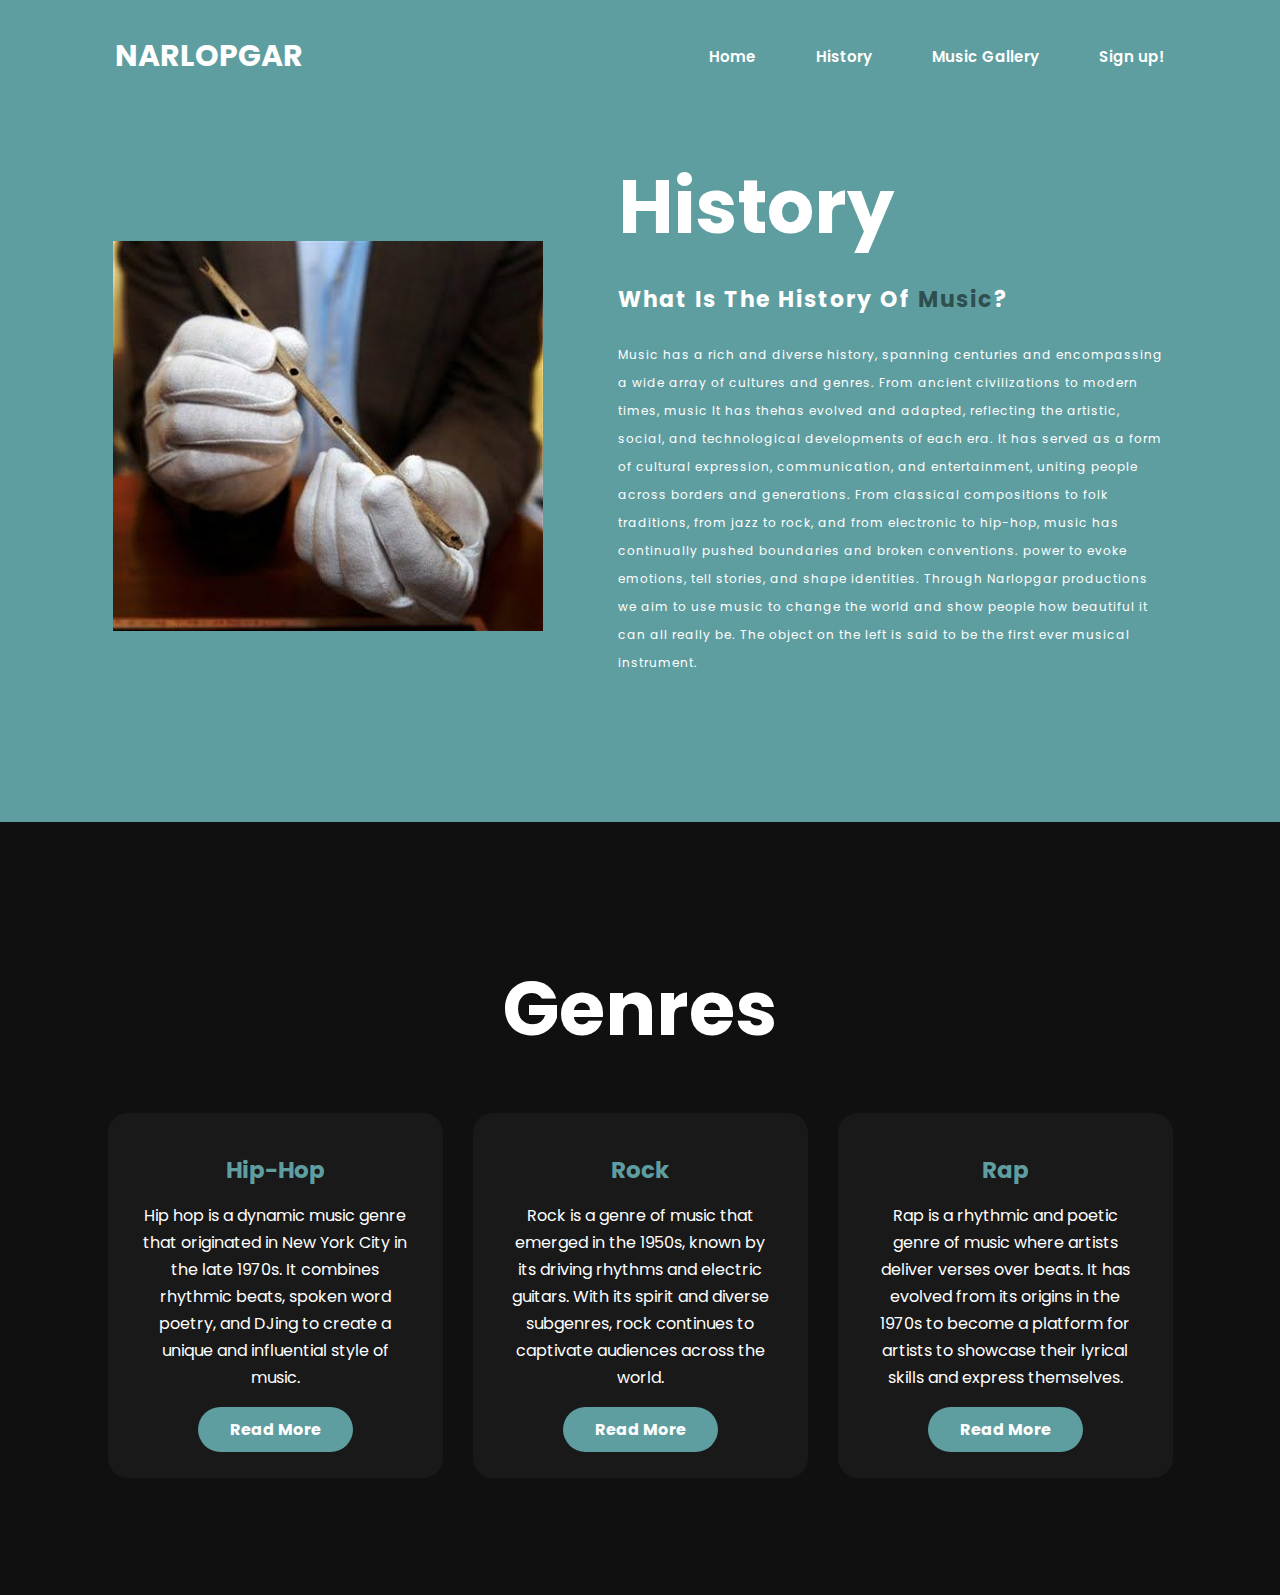
<file: History.html>
<!DOCTYPE html>
<html lang="en">
<head>
    <meta charset="UTF-8">
    <meta http-equiv="X-UA-Compatible" content="IE=edge">
    <meta name="viewport" content="width=device-width, initial-scale=1.0">
    <title>History</title>
    <link rel="stylesheet" href="History.css">
    <link rel="preconnect" href="https://fonts.googleapis.com">
<link rel="preconnect" href="https://fonts.gstatic.com" crossorigin>
<link href="https://fonts.googleapis.com/css2?family=Permanent+Marker&family=Poppins:wght@300;400;500;600;700;800;900&display=swap" rel="stylesheet">
</head>
<body>


    <header>

        <a href="#" class="logo">NARLOPGAR</a>
    
    
        <ul class="navlist">
          <li><a href="HOME PAGE FP.html">Home</a></li>
          <li><a href="History.html">History</a></li>
          <li><a href="Music Gallery.html">Music Gallery</a></li>
          <li><a href="Sign up.html">Sign up!</a></li> 
        </ul>  
    
        <div class="bx bx-menu" id="menu-icon"></div>
      </header>

      
    <section class="about">
        <div class="main">
            <img src="First Instrument.jpg" alt="">
            <div class="about-text">
            <h2>History</h2>
            <h5>What Is the History of <span>Music</span>?</h5>
            <p>Music has a rich and diverse history, spanning centuries and encompassing a wide array of cultures and genres. From ancient civilizations to modern times, music It has thehas evolved and adapted, reflecting the artistic, social, and technological developments of each era. It has served as a form of cultural expression, communication, and entertainment, uniting people across borders and generations. From classical compositions to folk traditions, from jazz to rock, and from electronic to hip-hop, music has continually pushed boundaries and broken conventions.  power to evoke emotions, tell stories, and shape identities. Through Narlopgar productions we aim to use music to change the world and show people how beautiful it can all really be. The object on the left is said to be the first ever musical instrument.</p>
    </section>

    <div class="service">
        <div class="title">
            <h2>Genres</h2>
        </div>
        <div class="box">
            <div class="card">
                <i class="ri-align-justify"></i>
                <h5>Hip-Hop</h5>
                <div class="pra">
                    <p>
                        Hip hop is a dynamic music genre that originated in New York City in the late 1970s. It combines rhythmic beats, spoken word poetry, and DJing to create a unique and influential style of music.</p>
                    
                    <p style="text-align: center;">
                        <a class="button" href="#">Read More</a>
                    </p> 
                </div>
            </div>


            <div class="card">
                <i class="ri-align-justify"></i>
                <h5>Rock</h5>
                <div class="pra">
                    <p>Rock is a genre of music that emerged in the 1950s, known by its driving rhythms and electric guitars. With its spirit and diverse subgenres, rock continues to captivate audiences across the world.</p>
                    
                    <p style="text-align: center;">
                        <a class="button" href="#">Read More</a>
                    </p> 
                </div>
            </div>



            <div class="card">
                <i class="ri-align-justify"></i>
                <h5>Rap</h5>
                <div class="pra">
                    <p>Rap is a rhythmic and poetic genre of music where artists deliver verses over beats. It has evolved from its origins in the 1970s to become a platform for artists to showcase their lyrical skills and express themselves.</p>
                    
                    <p style="text-align: center;">
                        <a class="button" href="#">Read More</a>
                    </p> 
                </div>
            </div>






        </div>
    </div>



</body>
</html>
</file>
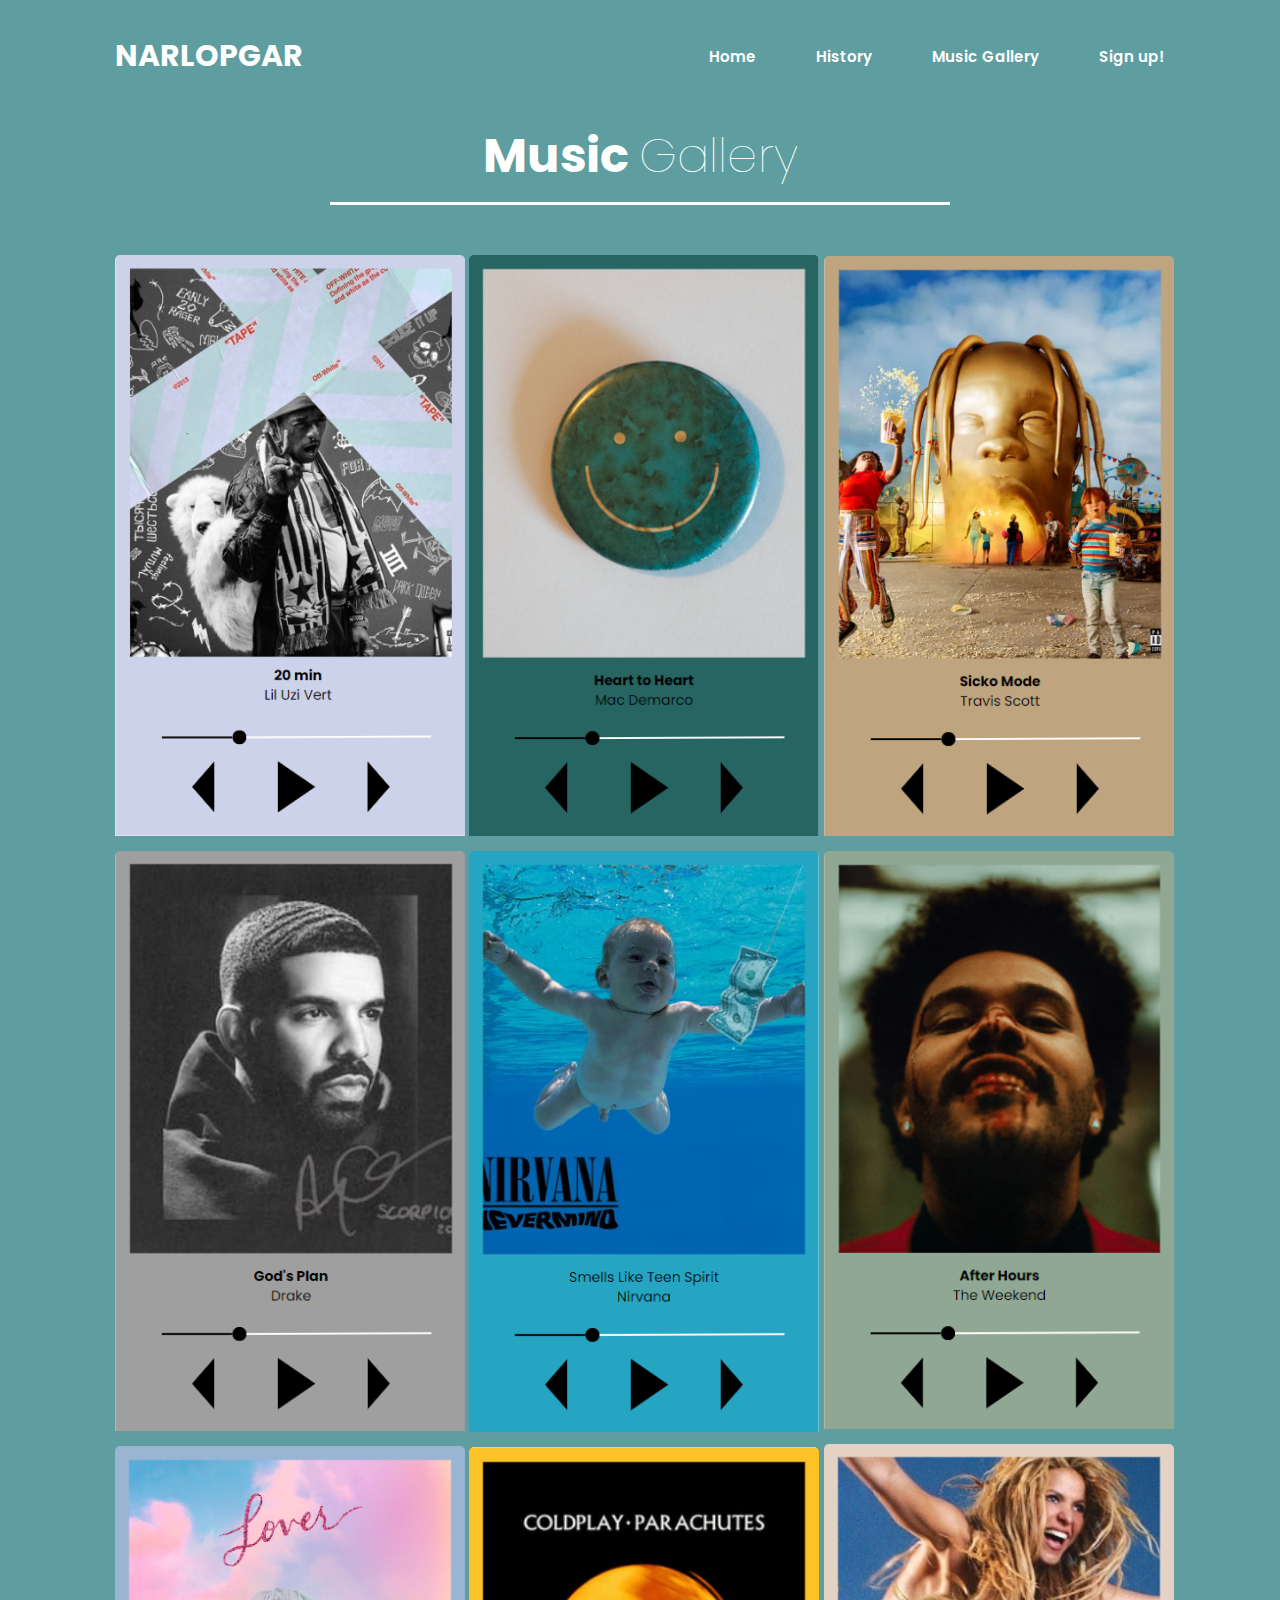
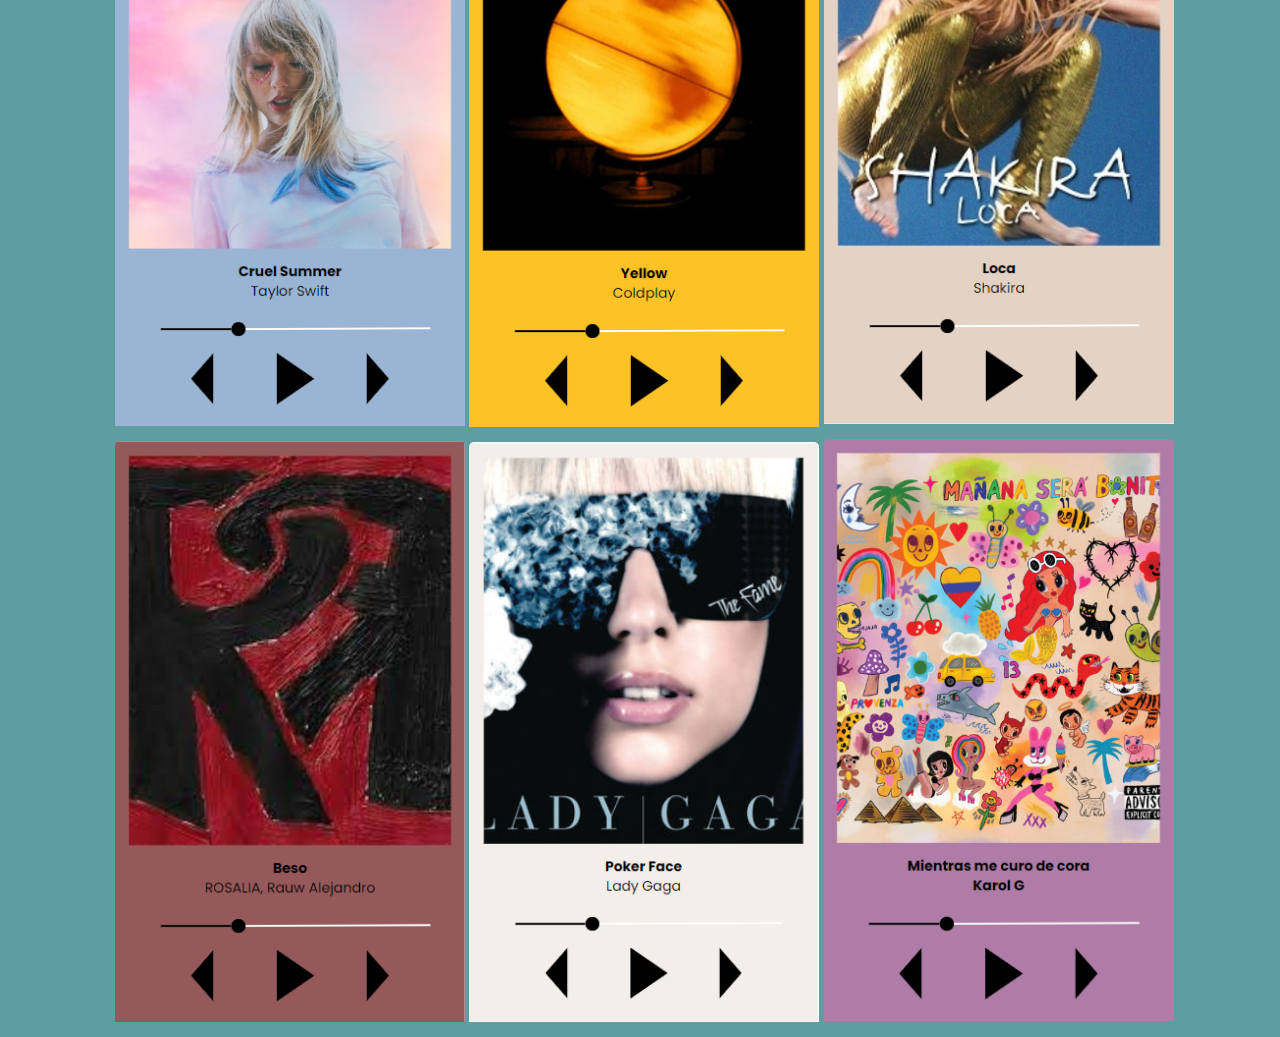
<file: Music Gallery.html>
<!DOCTYPE html>
<html lang="en">
<head>
    <meta charset="UTF-8">
    <meta http-equiv="X-UA-Compatible" content="IE=edge">
    <meta name="viewport" content="width=device-width, initial-scale=1.0">
    <title>Music Gallery</title>
    <link rel="stylesheet" href="Music Gallery.css">

    <link rel="preconnect" href="https://fonts.googleapis.com">
    <link rel="preconnect" href="https://fonts.gstatic.com" crossorigin>
    <link href="https://fonts.googleapis.com/css2?family=Permanent+Marker&family=Poppins:wght@300;400;500;600;700;800;900&display=swap" rel="stylesheet">


</head>
<body>



    <header>

        <a href="#" class="logo">NARLOPGAR</a>
    
    
        <ul class="navlist">
            <li><a href="HOME PAGE FP.html">Home</a></li>
            <li><a href="History.html">History</a></li>
            <li><a href="Music Gallery.html">Music Gallery</a></li>
          <li><a href="Sign up.html">Sign up!</a></li> 
        </ul>  
    
        <div class="bx bx-menu" id="menu-icon"></div>
      </header>



    <div class="container">
        <div class="heading">
            <h3>Music <span>Gallery</span></h3>
        </div>
        <div class="box">

            <div class="dream">
                <img src="20min.png">
                <img src="Gods plan.png">
                <img src="Cruel SUmmer.png">
                <img src="bESO.png">
            </div>

            <div class="dream">
                <img src="hth.png">
                <img src="slts.png">
                <img src="Yellow.png">
                <img src="Poker Face.png">
            </div>

            <div class="dream">
                <img src="Sicko.png">
                <img src="After Hours.png">
                <img src="Loca.png">
                <img src="karol g.png">
            </div>


        </div>


    </div>
</body>
</html>
</file>
<file: History.css>
*{
    padding: 0;
    margin: 0;
    box-sizing: border-box;
    font-family: 'Poppins', sans-serif;
    list-style: none;
    text-decoration: none;
}
header{
    position: fixed;
    right: 0;
    top: 0;
    z-index: 1000;
    width: 100%;
    display: flex;
    align-items: center;
    justify-content: space-between;
    padding: 33px 9%;
    background: cadetblue;
  }
  .logo{
    font-size: 30px;
    font-weight: 700;
    color: white;
    background: transparent;
  }
  .navlist{
    display: flex;
    background: transparent;
  }
  .navlist a{
    color: white;
    margin-left: 60px;
    font-size: 15px;
    font-weight: 600;
    border-bottom: 2px solid transparent;
    transition: all .55s ease;
    background: transparent;
  }
  .navlist a:hover{
    border-bottom: 2px solid white;
    background: transparent;
  }
  #menu-icon{
    color: white;
    font-size: 35px;
    z-index: 10001;
    cursor: pointer;
    display: none;
    background: transparent
  }
.about{
    margin-top: 50px;
    width: 100%;
    padding: 100px 0px;
    background-color: cadetblue;
}
.about img{
    height: auto;
    width: 430px;
    background: cadetblue;
}
.about-text{
    width: 550px;
    background: cadetblue;
}
.main{
    width: 1130px;
    max-width: 95%;
    margin: 0 auto;
    display: flex;
    align-items: center;
    justify-content: space-around;
    background: cadetblue;
}
.about-text h2{
    color: white;
    font-size: 75px;
    text-transform: capitalize;
    margin-bottom: 20px;
    background: cadetblue;
}
.about-text h5{
    color: white;
    letter-spacing: 2px;
    font-size: 22px;
    text-transform: capitalize;
    margin-bottom: 25px;
    background: cadetblue;
}
span{
    color: darkslategrey;
    background: cadetblue;
}
.about-text p{
    color: white;
    letter-spacing: 1px;
    line-height: 28px;
    font-size: 12px;
    margin-bottom: 45px;
    background: cadetblue;
}
.service{
    background: #101010;
    width: 100%;
    padding: 100px 0px;
}
.title h2{
    color: white;
    font-size: 75px;
    width: 1130px;
    margin: 30px auto;
    text-align: center;
}
.box{
    display: flex;
    justify-content: center;
    align-items: center;
    min-height: 400px;
}
.card{
    height: 365px;
    width: 335px;
    padding: 20px 35px;
    background: #191919;
    border-radius: 20px;
    margin: 15px;
    position: relative;
    overflow: hidden;
    text-align: center;
}
h5{
    color: cadetblue;
    font-size: 23px;
    margin-bottom: 15px;
    margin-top: 20px;
}
.pra p{
    color: white; 
    font-size: 16px;
    line-height: 27px;
    margin-top: 15px;
    margin-bottom: 25px;
}
.card .button{
    background-color: cadetblue;
    color: white;
    text-decoration: none;
    border: 2px solid transparent;
    font-weight: bold;
    padding: 9px 30px;
    border-radius: 30px;
    transition: .4s;
}
.card .button:hover{
    background-color: transparent;
    border: 2px solid cadetblue;
    cursor: pointer;
}
</file>
<file: Music Gallery.css>
*{
    padding: 0;
    margin: 0;
    box-sizing: border-box;
    font-family: 'Poppins', sans-serif;
    list-style: none;
    text-decoration: none;
    background: cadetblue;
}
  header{
    position: fixed;
    right: 0;
    top: 0;
    z-index: 1000;
    width: 100%;
    display: flex;
    align-items: center;
    justify-content: space-between;
    padding: 33px 9%;
  }
  .logo{
    font-size: 30px;
    font-weight: 700;
    color: white;
  }
  .navlist{
    display: flex;
  }
  .navlist a{
    color: white;
    margin-left: 60px;
    font-size: 15px;
    font-weight: 600;
    border-bottom: 2px solid transparent;
    transition: all .55s ease;
  }
  .navlist a:hover{
    border-bottom: 2px solid white;
  }
  #menu-icon{
    color: white;
    font-size: 35px;
    z-index: 10001;
    cursor: pointer;
    display: none;
  }
.container{
    display: flex;
    flex-direction: column;
    justify-content: center;
    align-items: center;
    text-align: center;
    margin: 40px 20px 0 20px;
    margin-top: 120px;
}

.container .heading{
    width: 50%;
    padding-bottom: 50px;
}

.container .heading h3{
    font-size: 3em;
    font-weight: bolder;
    padding-bottom: 10px;
    border-bottom: 3px solid white;
    color: white;
}

.container .heading h3 span{
    font-weight: 100;
    color: white;
}
.container .box{
    display: flex;
    flex-direction: row;
    justify-content: space-between;
    align-items: center;
}
.container .box .dream{
    display: flex;
    flex-direction: column;
    width: 32.5%;
}
.container .box .dream img{
    width: 350px;
    padding-bottom: 15px;
    border-radius: 5px;
}
</file>
